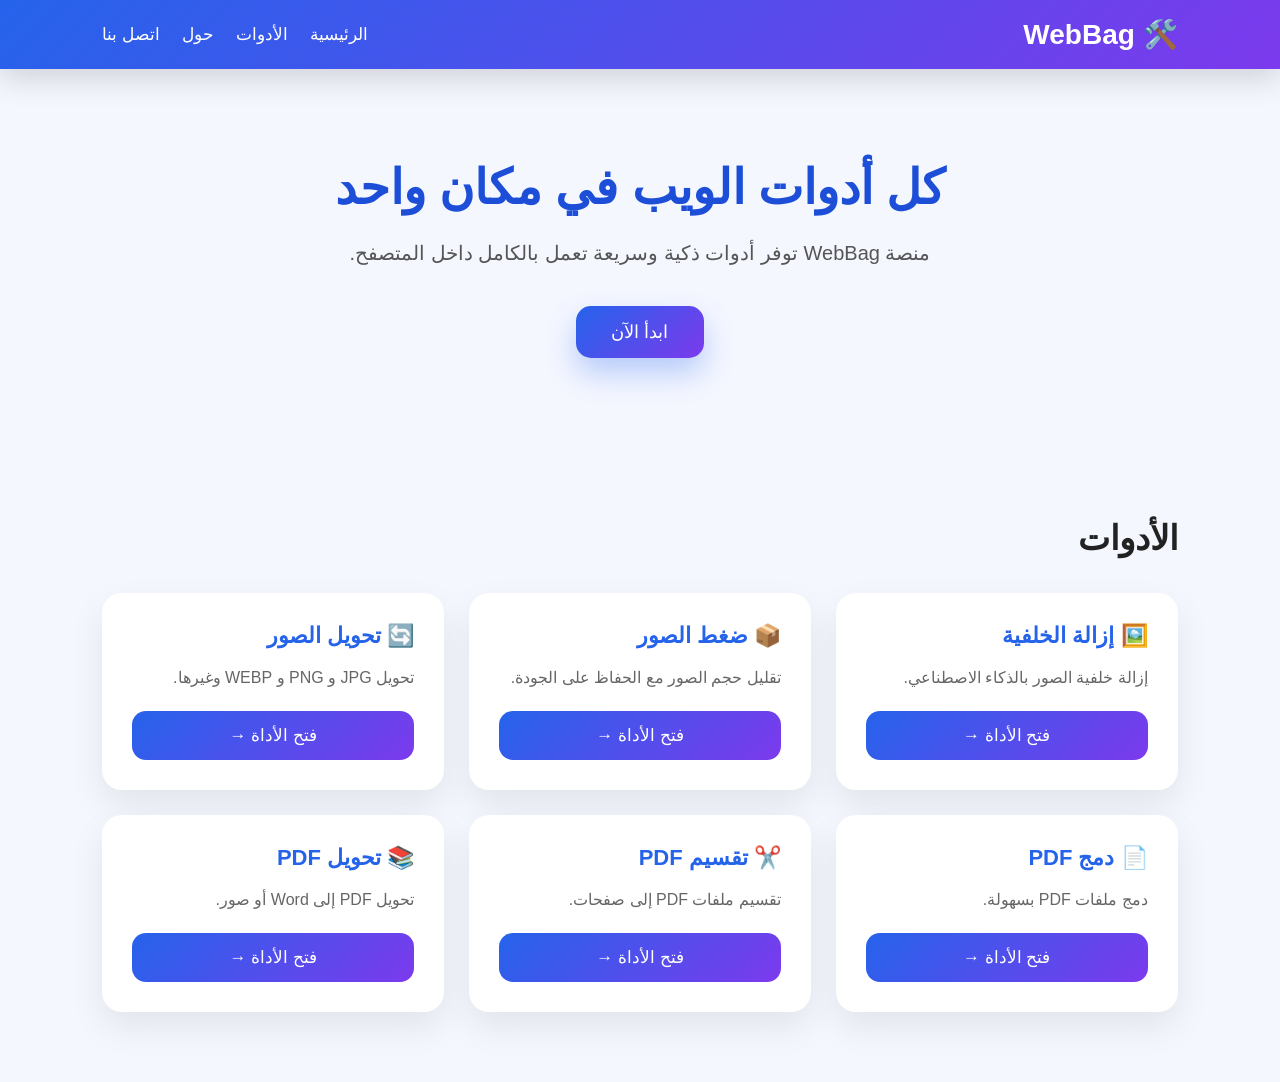
<file: index.html>
<!DOCTYPE html>
<html lang="ar" dir="rtl">

<head>

<meta charset="UTF-8">

<meta name="viewport" content="width=device-width, initial-scale=1.0">

<title>WebBag</title>

<link rel="stylesheet" href="style.css">

</head>

<body>

<header class="header">

<div class="logo">

🛠️ WebBag

</div>

<nav>

<a href="#">الرئيسية</a>

<a href="#">الأدوات</a>

<a href="#">حول</a>

<a href="#">اتصل بنا</a>

</nav>

</header>

<section class="hero">

<h1>

كل أدوات الويب في مكان واحد

</h1>

<p>

منصة WebBag توفر أدوات ذكية وسريعة تعمل بالكامل داخل المتصفح.

</p>

<button id="startBtn">

ابدأ الآن

</button>

</section>

<section class="tools">

<h2>

الأدوات

</h2>

<div id="toolsContainer">

</div>

</section>

<script src="engine.js"></script>

</body>

</html>
</file>
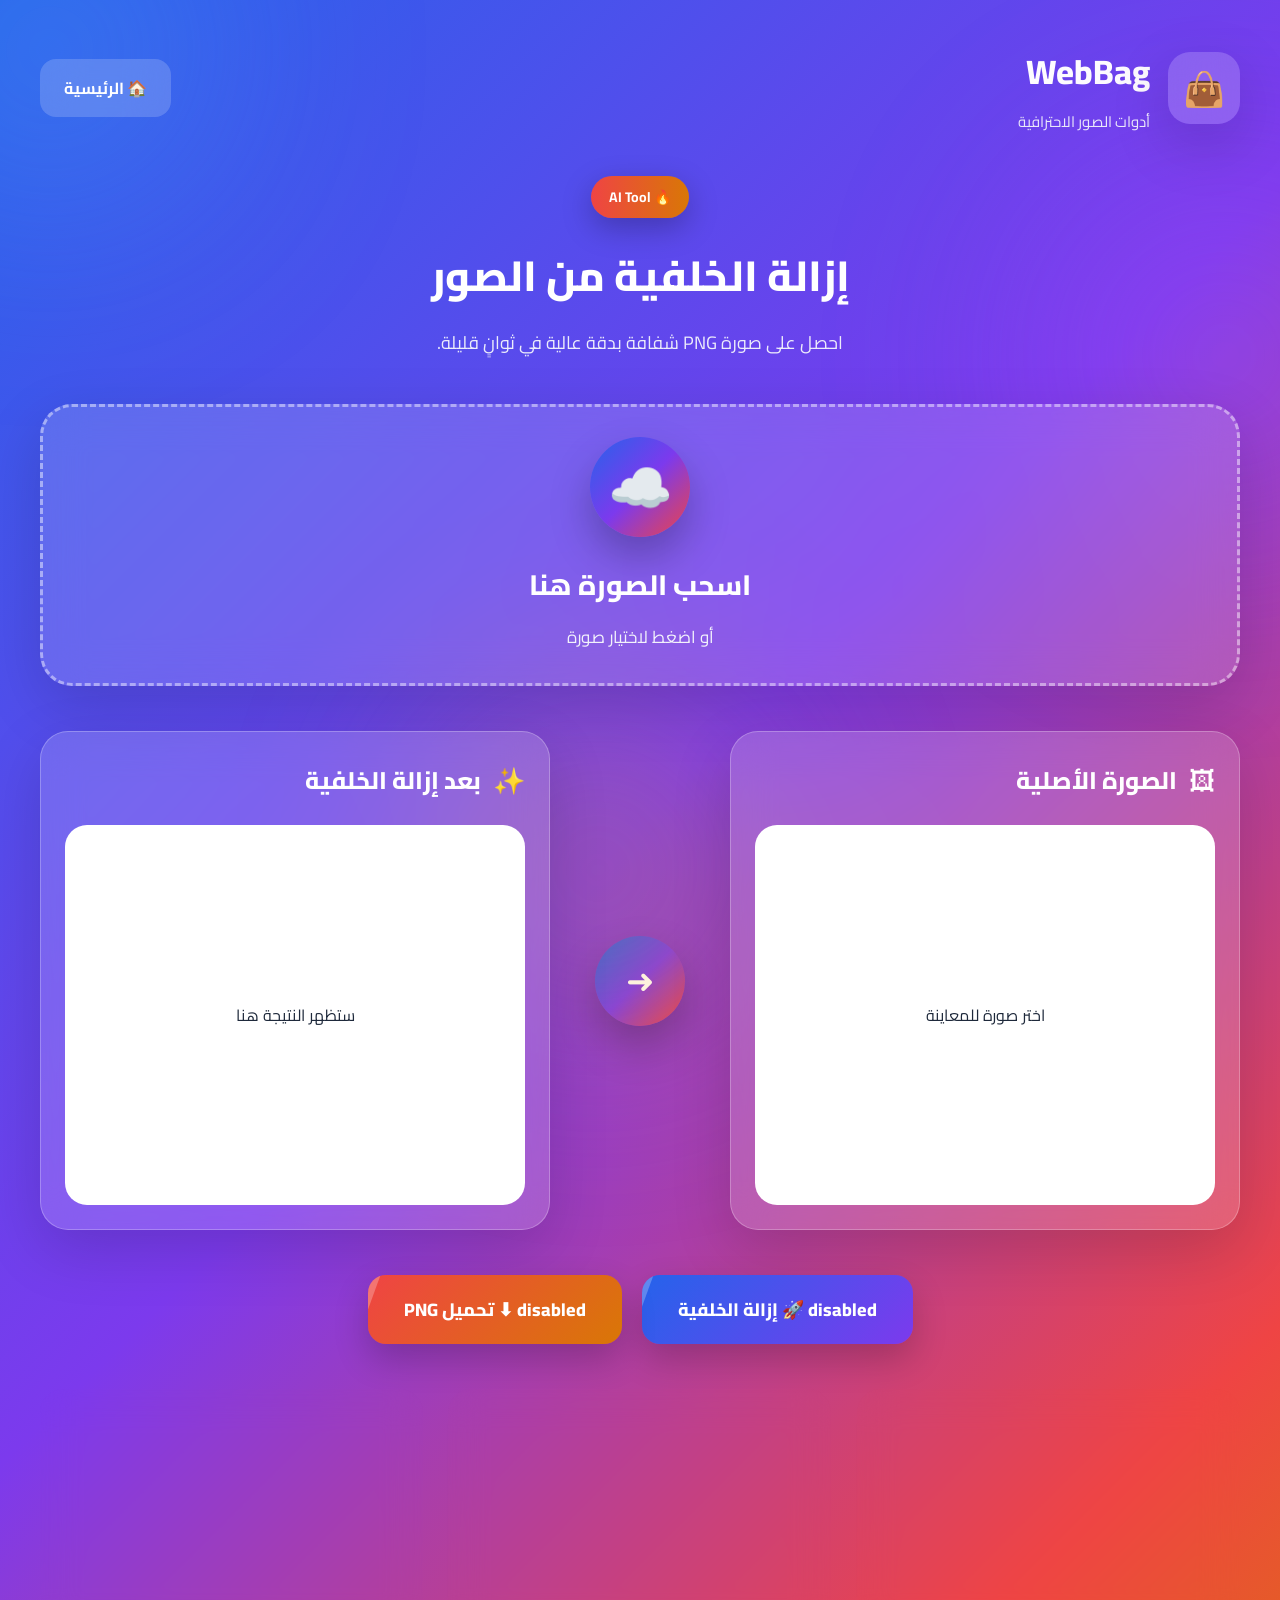
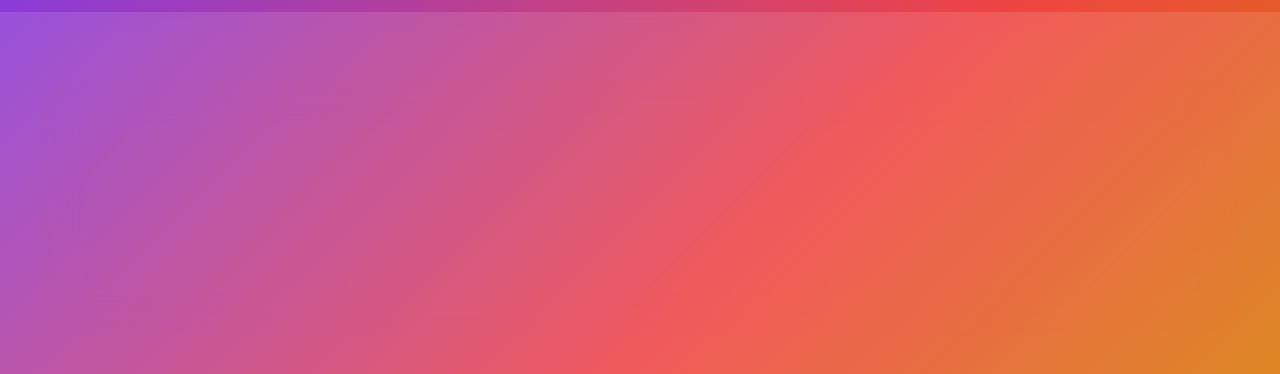
<file: tools/background-remover/index.html>
<!DOCTYPE html>
<html lang="ar" dir="rtl">

<head>

<meta charset="UTF-8">

<meta name="viewport"
content="width=device-width, initial-scale=1.0">

<title>WebBag | إزالة الخلفية</title>

<meta name="description"
content="إزالة خلفية الصور بالذكاء الاصطناعي داخل WebBag">

<meta name="theme-color"
content="#2563eb">

<link rel="preconnect"
href="https://fonts.googleapis.com">

<link rel="preconnect"
href="https://fonts.gstatic.com"
crossorigin>

<link href="https://fonts.googleapis.com/css2?family=Cairo:wght@300;400;500;600;700;800&display=swap"
rel="stylesheet">

<link rel="stylesheet"
href="style.css">

<link rel="icon"
href="../../assets/icons/favicon.png">

</head>

<body>

<div class="background-glow glow1"></div>

<div class="background-glow glow2"></div>

<div class="background-glow glow3"></div>

<div class="app-container">

<header class="hero">

<div class="logo-box">

<div class="logo-icon">

👜

</div>

<div>

<h1>

WebBag

</h1>

<p>

أدوات الصور الاحترافية

</p>

</div>

</div>

<a href="../../index.html"
class="back-button">

🏠 الرئيسية

</a>

</header>

<section class="tool-title">

<span class="tool-badge">

🔥 AI Tool

</span>

<h2>

إزالة الخلفية من الصور

</h2>

<p>

احصل على صورة PNG شفافة بدقة عالية
في ثوانٍ قليلة.

</p>

</section>

<section class="upload-area">

<label
class="upload-card"
for="imageInput">

<div class="upload-animation">

☁️

</div>

<h3>

اسحب الصورة هنا

</h3>

<span>

أو اضغط لاختيار صورة

</span>

<input
    type="file"
    id="imageInput"
    accept="image/*"
    hidden
>


</label>

</section>
  
<section class="workspace">

<div class="preview-card">

<div class="card-header">

<span>🖼</span>

<h3>

الصورة الأصلية

</h3>

</div>

<div class="preview-box">

<img
id="originalPreview"
    draggable="false"
alt="Original Image">

<div
class="preview-placeholder"
id="originalPlaceholder">

اختر صورة للمعاينة

</div>

</div>

</div>

<div class="arrow-box">

<div class="arrow-circle">

➜

</div>

</div>

<div class="preview-card">

<div class="card-header">

<span>✨</span>

<h3>

بعد إزالة الخلفية

</h3>

</div>

<div class="preview-box">

<img
id="resultPreview"
    draggable="false"
alt="Result Image">

<div
class="preview-placeholder"
id="resultPlaceholder">

ستظهر النتيجة هنا

</div>

</div>

</div>

</section>

<section class="actions">

<button
id="removeBtn"
class="primary-btn">
disabled
🚀 إزالة الخلفية

</button>

<button
id="downloadBtn"
class="secondary-btn">
disabled
⬇ تحميل PNG

</button>

</section>

<section
class="loading-section"
id="loadingSection">

<div class="loader"></div>

<h3>

جارٍ إزالة الخلفية...

</h3>

<p>

يرجى الانتظار قليلاً.

</p>

  </section>
  <section class="features">

<div class="feature-card">

<div class="feature-icon">

⚡

</div>

<h4>

سرعة عالية

</h4>

<p>

إزالة الخلفية خلال ثوانٍ.

</p>

</div>

<div class="feature-card">

<div class="feature-icon">

🛡️

</div>

<h4>

خصوصية

</h4>

<p>

لا يتم الاحتفاظ بصورك.

</p>

</div>

<div class="feature-card">

<div class="feature-icon">

📱

</div>

<h4>

جميع الأجهزة

</h4>

<p>

متوافق مع الهاتف والكمبيوتر.

</p>

</div>

</section>

<footer class="footer">

<div class="footer-logo">

👜 WebBag

</div>

<p>

Professional Image Tools

</p>

<div class="footer-line"></div>

<p>

© 2026 WebBag. All Rights Reserved.

</p>

</footer>

</div>

<script src="config.js"></script>

<script src="remove-background.js"></script>

<script src="background-engine.js"></script>

<script src="app.js"></script>

</body>
</html>
</file>
<file: style.css>
/* ===========================
   WebBag Engine v1.0
=========================== */

*{
margin:0;
padding:0;
box-sizing:border-box;
}

body{

font-family:Cairo,sans-serif;

background:#f5f7ff;

color:#222;

}

/* Header */

.header{

width:100%;

display:flex;

justify-content:space-between;

align-items:center;

padding:18px 8%;

background:linear-gradient(135deg,#2563eb,#7c3aed);

color:white;

box-shadow:0 10px 30px rgba(0,0,0,.15);

}

.logo{

font-size:28px;

font-weight:bold;

}

nav{

display:flex;

gap:22px;

}

nav a{

color:white;

text-decoration:none;

font-size:17px;

transition:.3s;

}

nav a:hover{

opacity:.75;

}

/* Hero */

.hero{

padding:90px 20px;

text-align:center;

}

.hero h1{

font-size:48px;

margin-bottom:20px;

color:#1d4ed8;

}

.hero p{

font-size:20px;

color:#555;

max-width:700px;

margin:auto;

line-height:1.8;

}

#startBtn{

margin-top:35px;

padding:15px 35px;

border:none;

border-radius:15px;

background:linear-gradient(135deg,#2563eb,#7c3aed);

color:white;

font-size:18px;

cursor:pointer;

transition:.3s;

box-shadow:0 15px 30px rgba(37,99,235,.3);

}

#startBtn:hover{

transform:translateY(-3px);

}

/* Tools */

.tools{

padding:70px 8%;

}

.tools h2{

font-size:34px;

margin-bottom:35px;

color:#222;

}

#toolsContainer{

display:grid;

grid-template-columns:repeat(auto-fit,minmax(260px,1fr));

gap:25px;

}

/* Tool Card */

.tool-card{

background:white;

border-radius:20px;

padding:30px;

box-shadow:0 15px 35px rgba(0,0,0,.08);

transition:.3s;

cursor:pointer;

}

.tool-card:hover{

transform:translateY(-8px);

}

.tool-card h3{

font-size:22px;

margin-bottom:15px;

color:#2563eb;

}

.tool-card p{

color:#666;

line-height:1.7;

}

/* Responsive */

@media(max-width:768px){

.header{

flex-direction:column;

gap:18px;

}

.hero h1{

font-size:34px;

}

.hero p{

font-size:18px;

}

nav{

flex-wrap:wrap;

justify-content:center;

}

  }
.open-tool{

margin-top:20px;

width:100%;

padding:14px;

border:none;

border-radius:14px;

background:linear-gradient(135deg,#2563EB,#7C3AED);

color:white;

font-size:17px;

cursor:pointer;

transition:.3s;

}

.open-tool:hover{

transform:translateY(-3px);

}
</file>
<file: tools/background-remover/style.css>
/* ===========================
        WebBag Premium UI
=========================== */

:root{

--primary:#2563eb;

--secondary:#7c3aed;

--danger:#ef4444;

--gold:#d97706;

--white:#ffffff;

--bg:#eef4ff;

--text:#1e293b;

--radius:24px;

--shadow:0 20px 60px rgba(0,0,0,.15);

}

*{

margin:0;

padding:0;

box-sizing:border-box;

}

html{

scroll-behavior:smooth;

}

body{

font-family:"Cairo",sans-serif;

background:
linear-gradient(135deg,#2563eb 0%,#7c3aed 45%,#ef4444 80%,#d97706 100%);

min-height:100vh;

overflow-x:hidden;

color:var(--text);

position:relative;

}

.background-glow{

position:fixed;

border-radius:50%;

filter:blur(120px);

opacity:.35;

pointer-events:none;

}

.glow1{

width:300px;

height:300px;

background:#60a5fa;

top:-100px;

left:-100px;

}

.glow2{

width:350px;

height:350px;

background:#a855f7;

right:-120px;

top:20%;

}

.glow3{

width:300px;

height:300px;

background:#f59e0b;

bottom:-120px;

left:35%;

}

.app-container{

width:min(1200px,94%);

margin:auto;

padding:40px 0;

}
/* ===========================
            Header
=========================== */

.hero{

display:flex;

justify-content:space-between;

align-items:center;

margin-bottom:40px;

}

.logo-box{

display:flex;

align-items:center;

gap:18px;

}

.logo-icon{

width:72px;

height:72px;

border-radius:22px;

background:rgba(255,255,255,.18);

backdrop-filter:blur(18px);

display:flex;

justify-content:center;

align-items:center;

font-size:34px;

box-shadow:var(--shadow);

}

.logo-box h1{

font-size:34px;

font-weight:800;

color:#fff;

}

.logo-box p{

color:#f8fafc;

opacity:.9;

font-size:15px;

margin-top:4px;

}

.back-button{

padding:14px 24px;

border-radius:16px;

text-decoration:none;

background:rgba(255,255,255,.18);

backdrop-filter:blur(20px);

color:#fff;

font-weight:700;

transition:.3s;

}

.back-button:hover{

transform:translateY(-3px);

background:rgba(255,255,255,.28);

}

/* ===========================
          Tool Title
=========================== */

.tool-title{

text-align:center;

margin-bottom:45px;

}

.tool-badge{

display:inline-block;

padding:8px 18px;

border-radius:999px;

background:linear-gradient(90deg,#ef4444,#d97706);

color:#fff;

font-size:14px;

font-weight:700;

margin-bottom:18px;

box-shadow:0 10px 30px rgba(0,0,0,.25);

}

.tool-title h2{

font-size:42px;

font-weight:800;

color:#fff;

margin-bottom:12px;

}

.tool-title p{

font-size:18px;

color:#f8fafc;

opacity:.92;

line-height:1.8;

   }
/* ===========================
          Upload Area
=========================== */

.upload-area{

margin-bottom:45px;

display:flex;

justify-content:center;

}

.upload-card{

width:100%;

min-height:260px;

border:3px dashed rgba(255,255,255,.45);

border-radius:32px;

background:rgba(255,255,255,.14);

backdrop-filter:blur(22px);

display:flex;

flex-direction:column;

justify-content:center;

align-items:center;

cursor:pointer;

transition:.35s;

padding:30px;

text-align:center;

box-shadow:var(--shadow);

}

.upload-card:hover{

transform:translateY(-6px);

border-color:#fff;

background:rgba(255,255,255,.20);

}

.upload-animation{

width:100px;

height:100px;

border-radius:50%;

display:flex;

justify-content:center;

align-items:center;

font-size:52px;

background:linear-gradient(135deg,#2563eb,#7c3aed,#ef4444);

color:#fff;

margin-bottom:22px;

box-shadow:0 20px 40px rgba(0,0,0,.25);

animation:floatIcon 3s ease-in-out infinite;

}

.upload-card h3{

font-size:28px;

font-weight:800;

color:#fff;

margin-bottom:10px;

}

.upload-card span{

font-size:17px;

color:#f8fafc;

opacity:.95;

}

@keyframes floatIcon{

0%{

transform:translateY(0);

}

50%{

transform:translateY(-10px);

}

100%{

transform:translateY(0);

}

   }
/* ===========================
          Workspace
=========================== */

.workspace{

display:grid;

grid-template-columns:1fr 120px 1fr;

gap:30px;

align-items:center;

margin-bottom:45px;

}

.preview-card{

background:rgba(255,255,255,.16);

backdrop-filter:blur(20px);

border-radius:28px;

padding:24px;

box-shadow:var(--shadow);

border:1px solid rgba(255,255,255,.25);

transition:.35s;

}

.preview-card:hover{

transform:translateY(-6px);

}

.card-header{

display:flex;

align-items:center;

gap:12px;

margin-bottom:20px;

color:#fff;

}

.card-header span{

font-size:26px;

}

.card-header h3{

font-size:24px;

font-weight:800;

}

.preview-box{

height:380px;

border-radius:22px;

background:#ffffff;

display:flex;

justify-content:center;

align-items:center;

overflow:hidden;

position:relative;

}

.preview-box img{

max-width:100%;

max-height:100%;

display:none;

object-fit:contain;

}
transition:.35s;

.preview-placeholder{

font-size:18px;

font-weight:700;

color:#94a3b8;

text-align:center;

padding:20px;

}

.arrow-box{

display:flex;

justify-content:center;

align-items:center;

}

.arrow-circle{

width:90px;

height:90px;

border-radius:50%;

background:linear-gradient(135deg,#2563eb,#7c3aed,#ef4444);

display:flex;

justify-content:center;

align-items:center;

font-size:34px;

color:#fff;

box-shadow:0 20px 40px rgba(0,0,0,.25);

animation:moveArrow 2.5s infinite;

}

@keyframes moveArrow{

0%{

transform:translateX(0);

}

50%{

transform:translateX(10px);

}

100%{

transform:translateX(0);

}

   }
/* ===========================
            Actions
=========================== */

.actions{

display:flex;

justify-content:center;

align-items:center;

gap:20px;

margin-bottom:45px;

flex-wrap:wrap;

}

.primary-btn,
.secondary-btn{

border:none;

cursor:pointer;

padding:18px 36px;

border-radius:18px;

font-family:"Cairo",sans-serif;

font-size:18px;

font-weight:800;

transition:.35s;

box-shadow:0 15px 35px rgba(0,0,0,.20);

}

.primary-btn{

background:linear-gradient(135deg,#2563eb,#7c3aed);

color:#fff;

}

.primary-btn:hover{

transform:translateY(-5px) scale(1.03);

box-shadow:0 25px 45px rgba(37,99,235,.45);

}

.secondary-btn{

background:linear-gradient(135deg,#ef4444,#d97706);

color:#fff;

}

.secondary-btn:hover{

transform:translateY(-5px) scale(1.03);

box-shadow:0 25px 45px rgba(239,68,68,.40);

}

/* ===========================
         Loading Screen
=========================== */

.loading-section{

display:none;

text-align:center;

padding:40px;

background:rgba(255,255,255,.14);

backdrop-filter:blur(18px);

border-radius:28px;

box-shadow:var(--shadow);

margin-bottom:40px;

}

.loading-section h3{

font-size:30px;

color:#fff;

margin-top:25px;

margin-bottom:10px;

}

.loading-section p{

font-size:18px;

color:#f8fafc;

}

.loader{

width:90px;

height:90px;

margin:auto;

border:8px solid rgba(255,255,255,.30);

border-top:8px solid #ffffff;

border-radius:50%;

animation:spin 1s linear infinite;

}

@keyframes spin{

0%{

transform:rotate(0deg);

}

100%{

transform:rotate(360deg);

}

   }
/* ===========================
            Features
=========================== */

.features{

display:grid;

grid-template-columns:repeat(3,1fr);

gap:25px;

margin-bottom:50px;

}

.feature-card{

background:rgba(255,255,255,.15);

backdrop-filter:blur(18px);

border-radius:24px;

padding:30px;

text-align:center;

transition:.35s;

box-shadow:var(--shadow);

border:1px solid rgba(255,255,255,.18);

}

.feature-card:hover{

transform:translateY(-8px);

background:rgba(255,255,255,.22);

}

.feature-icon{

width:80px;

height:80px;

margin:auto;

margin-bottom:18px;

border-radius:50%;

display:flex;

justify-content:center;

align-items:center;

font-size:36px;

background:linear-gradient(135deg,#2563eb,#7c3aed,#ef4444,#d97706);

color:#fff;

box-shadow:0 15px 35px rgba(0,0,0,.25);

}

.feature-card h4{

font-size:22px;

font-weight:800;

color:#fff;

margin-bottom:12px;

}

.feature-card p{

font-size:16px;

line-height:1.8;

color:#eef2ff;

}

/* ===========================
            Footer
=========================== */

.footer{

text-align:center;

padding:40px 20px;

background:rgba(255,255,255,.12);

backdrop-filter:blur(18px);

border-radius:28px;

box-shadow:var(--shadow);

margin-top:30px;

}

.footer-logo{

font-size:32px;

font-weight:800;

color:#fff;

margin-bottom:10px;

}

.footer p{

color:#f8fafc;

font-size:15px;

}

.footer-line{

width:120px;

height:4px;

margin:20px auto;

border-radius:999px;

background:linear-gradient(90deg,#2563eb,#7c3aed,#ef4444,#d97706);

}
/* ===========================
        Responsive Design
=========================== */

@media (max-width:1100px){

.workspace{

grid-template-columns:1fr;

}

.arrow-box{

transform:rotate(90deg);

margin:20px 0;

}

.features{

grid-template-columns:1fr 1fr;

}

}

@media (max-width:768px){

.hero{

flex-direction:column;

gap:20px;

text-align:center;

}

.logo-box{

flex-direction:column;

}

.tool-title h2{

font-size:32px;

}

.tool-title p{

font-size:16px;

}

.upload-card{

min-height:220px;

}

.preview-box{

height:300px;

}

.actions{

flex-direction:column;

}

.primary-btn,

.secondary-btn{

width:100%;

}

.features{

grid-template-columns:1fr;

}

.feature-card{

padding:24px;

}

.footer{

padding:30px 18px;

}

}

@media (max-width:480px){

.app-container{

width:95%;

}

.logo-icon{

width:60px;

height:60px;

font-size:28px;

}

.tool-title h2{

font-size:28px;

}

.upload-animation{

width:80px;

height:80px;

font-size:42px;

}

.card-header h3{

font-size:20px;

}

.preview-box{

height:250px;

}

.primary-btn,

.secondary-btn{

font-size:17px;

padding:16px;

}

.loading-section h3{

font-size:24px;

}

.loading-section p{

font-size:15px;

}

   }
/* ===========================
        Premium Effects
=========================== */

img{

user-select:none;

-webkit-user-drag:none;

}

button{

outline:none;

}

button:active{

transform:scale(.97);

}

::selection{

background:#2563eb;

color:#fff;

}

::-webkit-scrollbar{

width:10px;

}

::-webkit-scrollbar-track{

background:#eef4ff;

}

::-webkit-scrollbar-thumb{

background:linear-gradient(
180deg,
#2563eb,
#7c3aed,
#ef4444,
#d97706
);

border-radius:999px;

}

.preview-card,
.feature-card,
.upload-card,
.footer,
.loading-section{

animation:fadeUp .7s ease;

}

@keyframes fadeUp{

from{

opacity:0;

transform:translateY(25px);

}

to{

opacity:1;

transform:translateY(0);

}

}

.primary-btn,
.secondary-btn{

position:relative;

overflow:hidden;

}

.primary-btn::after,
.secondary-btn::after{

content:"";

position:absolute;

top:0;

left:-120%;

width:120%;

height:100%;

background:rgba(255,255,255,.25);

transform:skewX(-20deg);

transition:.7s;

}

.primary-btn:hover::after,
.secondary-btn:hover::after{

left:130%;

}

.upload-card,
.preview-card,
.feature-card{

transition:
transform .35s,
box-shadow .35s,
background .35s;

}

.preview-card:hover{

box-shadow:
0 25px 55px rgba(37,99,235,.25);

}

.feature-card:hover{

box-shadow:
0 25px 55px rgba(124,58,237,.30);

}

.upload-card:hover{

box-shadow:
0 25px 55px rgba(217,119,6,.25);

   }
/* ===========================
        Drag & Drop Effect
=========================== */

.upload-card.dragging{

border-color:#facc15;

background:rgba(250,204,21,.18);

transform:scale(1.02);

box-shadow:0 25px 60px rgba(250,204,21,.30);

}
</file>
